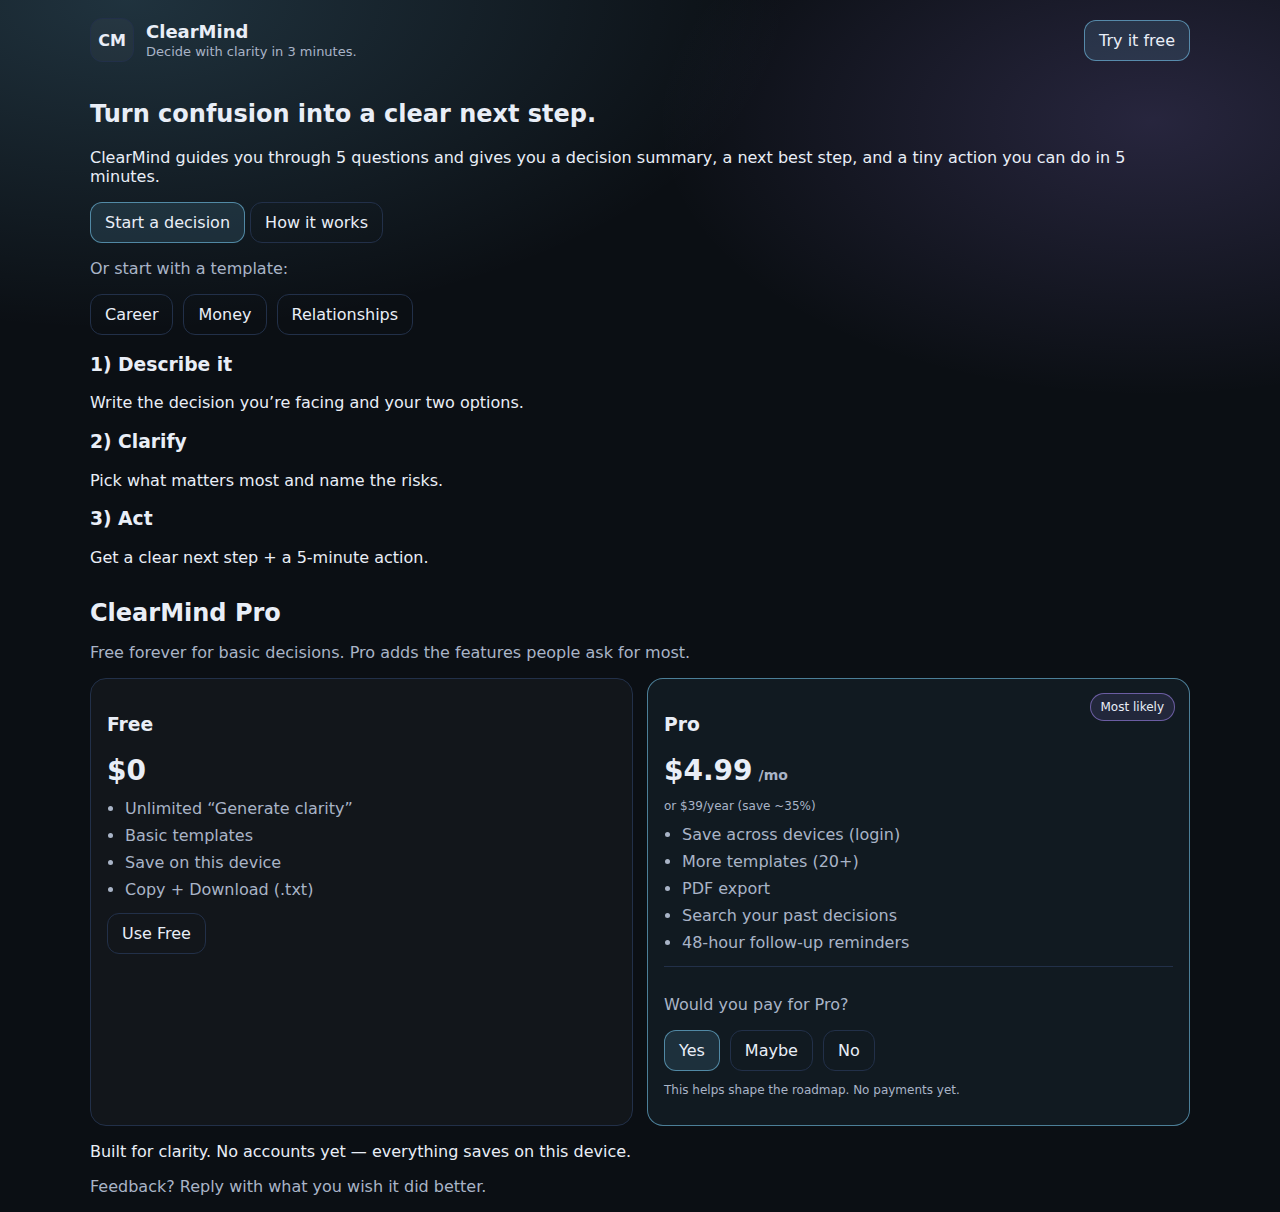
<file: index.html>
<!DOCTYPE html>
<html lang="en">
<head>
  <meta charset="UTF-8" />
  <meta name="viewport" content="width=device-width, initial-scale=1.0" />
  <title>ClearMind — Decide with clarity</title>
  <link rel="stylesheet" href="styles.css" />
</head>
<body>
  <header class="container header">
    <div class="brand">
      <div class="logo">CM</div>
      <div>
        <h1 class="brand-title">ClearMind</h1>
        <p class="brand-subtitle">Decide with clarity in 3 minutes.</p>
      </div>
    </div>

    <a class="btn primary" href="app.html">Try it free</a>
  </header>

  <main class="container">
    <section class="hero">
      <h2>Turn confusion into a clear next step.</h2>
      <p>
        ClearMind guides you through 5 questions and gives you a decision summary,
        a next best step, and a tiny action you can do in 5 minutes.
      </p>

      <div class="cta-row">
        <a class="btn primary" href="app.html">Start a decision</a>
        <a class="btn ghost" href="#how">How it works</a>
      </div>
      <div class="template-cta">
        <p class="muted">Or start with a template:</p>
        <div class="template-buttons">
          <a class="btn ghost" href="app.html#t=job">Career</a>
          <a class="btn ghost" href="app.html#t=money">Money</a>
          <a class="btn ghost" href="app.html#t=relationship">Relationships</a>
        </div>
      </div>
      <div class="mini-cards" id="how">
        <div class="card">
          <h3>1) Describe it</h3>
          <p>Write the decision you’re facing and your two options.</p>
        </div>
        <div class="card">
          <h3>2) Clarify</h3>
          <p>Pick what matters most and name the risks.</p>
        </div>
        <div class="card">
          <h3>3) Act</h3>
          <p>Get a clear next step + a 5-minute action.</p>
        </div>
      </div>
    </section>
    <section class="pricing" id="pricing">
      <h2>ClearMind Pro</h2>
      <p class="muted">Free forever for basic decisions. Pro adds the features people ask for most.</p>

      <div class="pricing-grid">
        <div class="price-card">
          <h3>Free</h3>
          <p class="price">$0</p>
          <ul>
            <li>Unlimited “Generate clarity”</li>
            <li>Basic templates</li>
            <li>Save on this device</li>
            <li>Copy + Download (.txt)</li>
          </ul>
          <a class="btn ghost" href="app.html">Use Free</a>
        </div>

        <div class="price-card featured">
          <div class="badge">Most likely</div>
          <h3>Pro</h3>
          <p class="price">$4.99<span class="per">/mo</span></p>
          <p class="muted tiny">or $39/year (save ~35%)</p>
          <ul>
            <li>Save across devices (login)</li>
            <li>More templates (20+)</li>
            <li>PDF export</li>
            <li>Search your past decisions</li>
            <li>48-hour follow-up reminders</li>
          </ul>

          <!-- Pricing test buttons (no payments yet) -->
          <div class="pricing-test">
            <p class="muted">Would you pay for Pro?</p>
            <div class="pricing-test-actions">
              <a class="btn primary" href="https://docs.google.com/forms/d/e/1FAIpQLSfL7O5TsuONnCC0YcJ2sknFUBMJpi7Wq4kaKYquM_YZJr6l0Q/viewform?pli=1" target="_blank" rel="noopener">Yes</a>
              <a class="btn ghost" href="https://docs.google.com/forms/d/e/1FAIpQLSfL7O5TsuONnCC0YcJ2sknFUBMJpi7Wq4kaKYquM_YZJr6l0Q/viewform?pli=1" target="_blank" rel="noopener">Maybe</a>
              <a class="btn ghost" href="https://docs.google.com/forms/d/e/1FAIpQLSfL7O5TsuONnCC0YcJ2sknFUBMJpi7Wq4kaKYquM_YZJr6l0Q/viewform?pli=1" target="_blank" rel="noopener">No</a>
            </div>
            <p class="muted tiny">This helps shape the roadmap. No payments yet.</p>
          </div>
        </div>
      </div>
    </section>
    <footer class="footer">
      <p>Built for clarity. No accounts yet — everything saves on this device.</p>
      <p class="muted">Feedback? Reply with what you wish it did better.</p>
    </footer>
  </main>
</body>
</html>
</file>
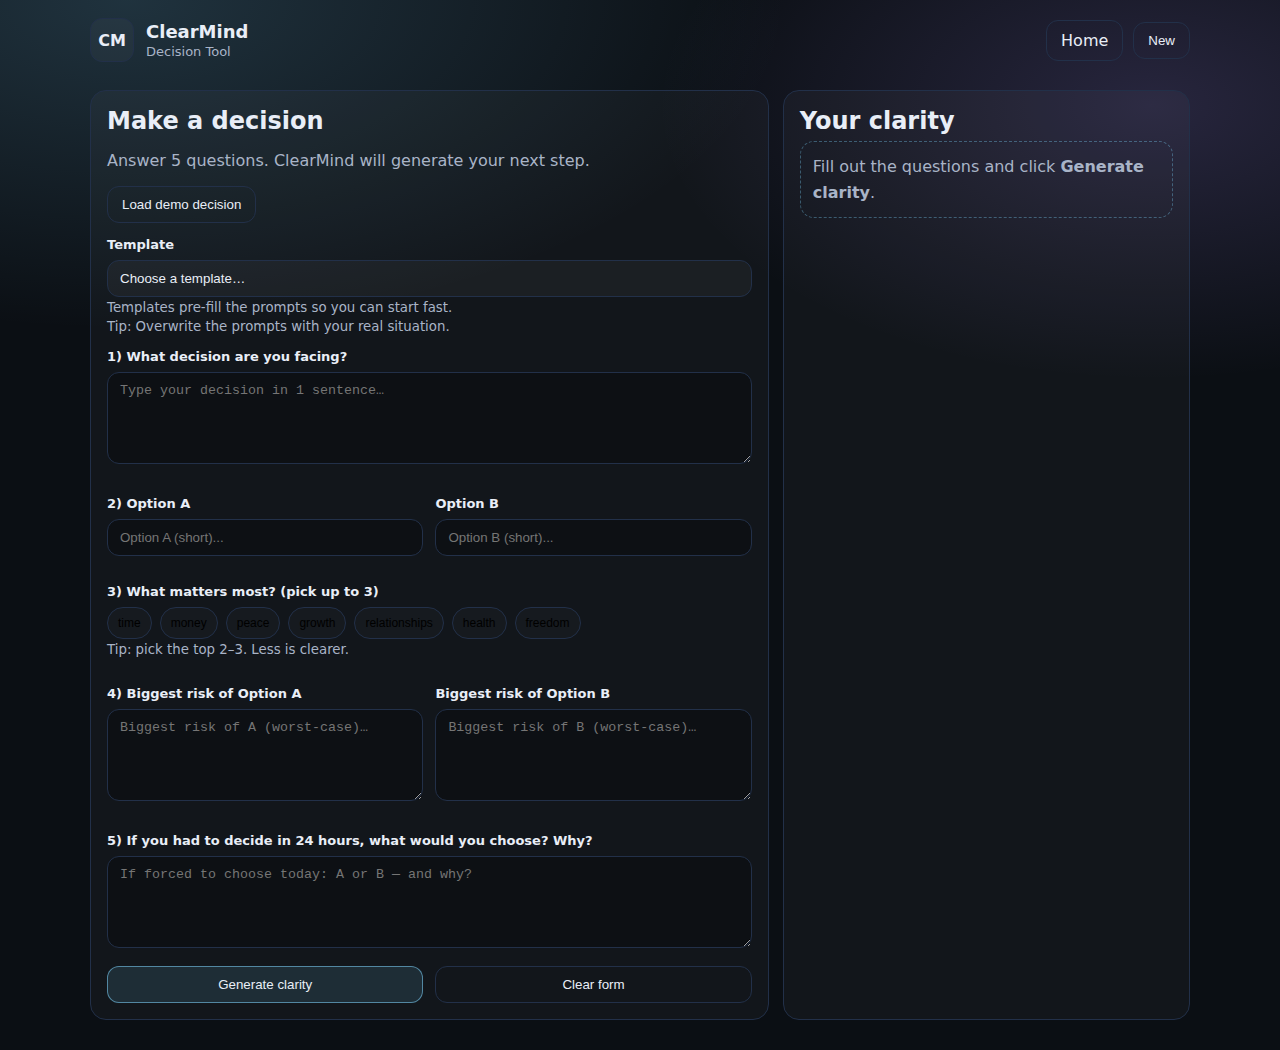
<file: app.html>
<!DOCTYPE html>
<html lang="en">
<head>
  <meta charset="UTF-8" />
  <meta name="viewport" content="width=device-width, initial-scale=1.0" />
  <title>ClearMind — Decision Tool</title>
  <link rel="stylesheet" href="styles.css" />
</head>
<body>
  <header class="container header">
    <div class="brand">
      <div class="logo">CM</div>
      <div>
        <h1 class="brand-title">ClearMind</h1>
        <p class="brand-subtitle">Decision Tool</p>
      </div>
    </div>

    <nav class="nav">
      <a class="btn ghost" href="index.html">Home</a>
      <button class="btn ghost" id="newDecisionBtn" type="button">New</button>
    </nav>
  </header>

  <main class="container grid">
    <!-- FORM -->
    <section class="panel">
      <h2 class="panel-title">Make a decision</h2>
      <p class="muted">Answer 5 questions. ClearMind will generate your next step.</p>
      <button class="btn ghost" id="demoBtn" type="button">Load demo decision</button>

      <form id="decisionForm" class="form">

        <!-- TEMPLATE PICKER -->
        <label>
          <span>Template</span>
          <select id="templateSelect">
            <option value="">Choose a template…</option>
            <option value="job">Job / Career Decision</option>
            <option value="money">Money Decision</option>
            <option value="relationship">Relationship Decision</option>
            <option value="habit">Habit / Self-Discipline Decision</option>
            <option value="move">Move / Life Change Decision</option>
          </select>
          <small class="muted">Templates pre-fill the prompts so you can start fast.</small><br />
          <small class="muted">Tip: Overwrite the prompts with your real situation.</small>
        </label>

        <label>
          <span>1) What decision are you facing?</span>
          <textarea id="qDecision" required placeholder="Type your decision in 1 sentence…"></textarea>
        </label>

        <div class="row">
          <label>
            <span>2) Option A</span>
            <input id="qA" required placeholder="Option A (short)..." />
          </label>
          <label>
            <span>Option B</span>
            <input id="qB" required placeholder="Option B (short)..." />
          </label>
        </div>

        <label>
          <span>3) What matters most? (pick up to 3)</span>
          <div class="chips" id="valuesChips"></div>
          <small class="muted">Tip: pick the top 2–3. Less is clearer.</small>
        </label>

        <div class="row">
          <label>
            <span>4) Biggest risk of Option A</span>
            <textarea id="qRiskA" required placeholder="Biggest risk of A (worst-case)…"></textarea>
          </label>
          <label>
            <span>Biggest risk of Option B</span>
            <textarea id="qRiskB" required placeholder="Biggest risk of B (worst-case)…"></textarea>
          </label>
        </div>

        <label>
          <span>5) If you had to decide in 24 hours, what would you choose? Why?</span>
          <textarea id="q24" required placeholder="If forced to choose today: A or B — and why?"></textarea>
        </label>

        <div class="row">
          <button class="btn primary" type="submit">Generate clarity</button>
          <button class="btn ghost" id="clearBtn" type="button">Clear form</button>
        </div>
      </form>
    </section>

    <!-- OUTPUT + HISTORY -->
    <aside class="panel">
      <h2 class="panel-title">Your clarity</h2>

      <div id="output" class="output muted">
        Fill out the questions and click <b>Generate clarity</b>.
      </div>

      <div id="shareBox" class="share hidden">
        <h3 class="share-title">Share your clarity</h3>
        <p class="muted" id="shareMsg">
          Want a second opinion or accountability? Send this to someone you trust.
          Ask them: “Which option fits my values best, and what’s the smallest next step?”
        </p>

        <div class="share-actions">
          <button class="btn primary" id="copySummaryBtn" type="button">Copy summary</button>
          <button class="btn ghost" id="copyWithQuestionBtn" type="button">Copy + question</button>
          <button class="btn ghost" id="downloadBtn" type="button">Download .txt</button>
        </div>

        <a class="btn ghost" href="https://docs.google.com/forms/d/e/1FAIpQLSfL7O5TsuONnCC0YcJ2sknFUBMJpi7Wq4kaKYquM_YZJr6l0Q/viewform" target="_blank" rel="noopener">Send feedback</a>

        <p class="muted tiny" id="shareStatus"></p>

      <div class="divider"></div>

      <div class="history-header">
        <h3>Saved decisions</h3>
        <button class="btn ghost small" id="wipeHistoryBtn" type="button">Wipe</button>
      </div>

      <ul id="historyList" class="history"></ul>
      <p class="muted tiny">Saves on this device (localStorage). Login will come later.</p>
    </aside>
  </main>

  <script src="app.js"></script>
</body>
</html>
</file>
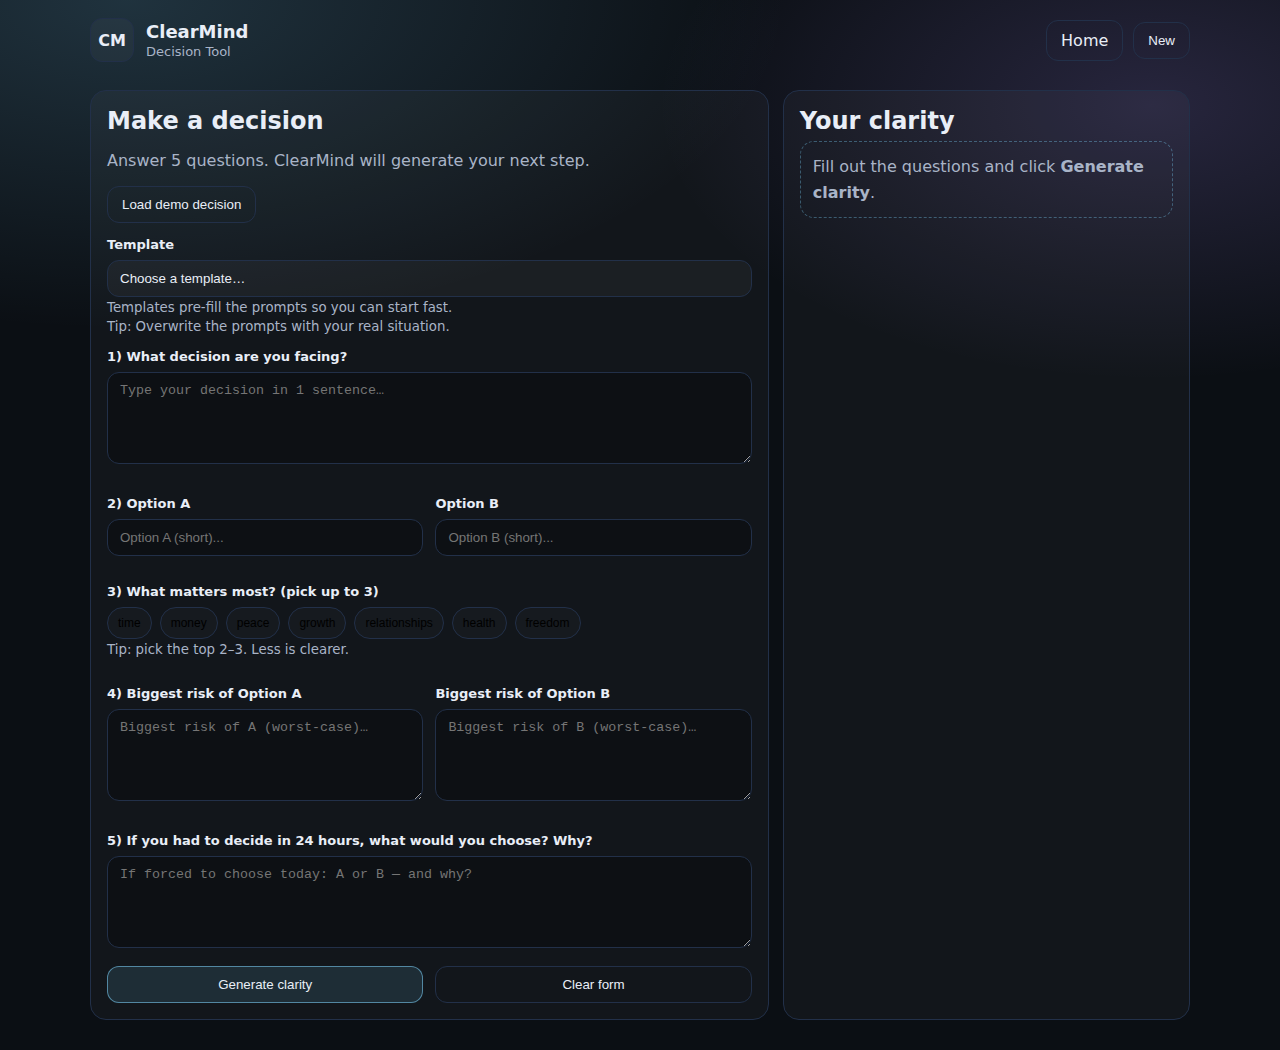
<file: app.html.html>
<!DOCTYPE html>
<html lang="en">
<head>
  <meta charset="UTF-8" />
  <meta name="viewport" content="width=device-width, initial-scale=1.0" />
  <title>ClearMind — Decision Tool</title>
  <link rel="stylesheet" href="styles.css" />
</head>
<body>
  <header class="container header">
    <div class="brand">
      <div class="logo">CM</div>
      <div>
        <h1 class="brand-title">ClearMind</h1>
        <p class="brand-subtitle">Decision Tool</p>
      </div>
    </div>

    <nav class="nav">
      <a class="btn ghost" href="index.html">Home</a>
      <button class="btn ghost" id="newDecisionBtn" type="button">New</button>
    </nav>
  </header>

  <main class="container grid">
    <!-- FORM -->
    <section class="panel">
      <h2 class="panel-title">Make a decision</h2>
      <p class="muted">Answer 5 questions. ClearMind will generate your next step.</p>
      <button class="btn ghost" id="demoBtn" type="button">Load demo decision</button>

      <form id="decisionForm" class="form">

        <!-- TEMPLATE PICKER -->
        <label>
          <span>Template</span>
          <select id="templateSelect">
            <option value="">Choose a template…</option>
            <option value="job">Job / Career Decision</option>
            <option value="money">Money Decision</option>
            <option value="relationship">Relationship Decision</option>
            <option value="habit">Habit / Self-Discipline Decision</option>
            <option value="move">Move / Life Change Decision</option>
          </select>
          <small class="muted">Templates pre-fill the prompts so you can start fast.</small><br />
          <small class="muted">Tip: Overwrite the prompts with your real situation.</small>
        </label>

        <label>
          <span>1) What decision are you facing?</span>
          <textarea id="qDecision" required placeholder="Type your decision in 1 sentence…"></textarea>
        </label>

        <div class="row">
          <label>
            <span>2) Option A</span>
            <input id="qA" required placeholder="Option A (short)..." />
          </label>
          <label>
            <span>Option B</span>
            <input id="qB" required placeholder="Option B (short)..." />
          </label>
        </div>

        <label>
          <span>3) What matters most? (pick up to 3)</span>
          <div class="chips" id="valuesChips"></div>
          <small class="muted">Tip: pick the top 2–3. Less is clearer.</small>
        </label>

        <div class="row">
          <label>
            <span>4) Biggest risk of Option A</span>
            <textarea id="qRiskA" required placeholder="Biggest risk of A (worst-case)…"></textarea>
          </label>
          <label>
            <span>Biggest risk of Option B</span>
            <textarea id="qRiskB" required placeholder="Biggest risk of B (worst-case)…"></textarea>
          </label>
        </div>

        <label>
          <span>5) If you had to decide in 24 hours, what would you choose? Why?</span>
          <textarea id="q24" required placeholder="If forced to choose today: A or B — and why?"></textarea>
        </label>

        <div class="row">
          <button class="btn primary" type="submit">Generate clarity</button>
          <button class="btn ghost" id="clearBtn" type="button">Clear form</button>
        </div>
      </form>
    </section>

    <!-- OUTPUT + HISTORY -->
    <aside class="panel">
      <h2 class="panel-title">Your clarity</h2>

      <div id="output" class="output muted">
        Fill out the questions and click <b>Generate clarity</b>.
      </div>

      <div id="shareBox" class="share hidden">
        <h3 class="share-title">Share your clarity</h3>
        <p class="muted" id="shareMsg">
          Want a second opinion or accountability? Send this to someone you trust.
          Ask them: “Which option fits my values best, and what’s the smallest next step?”
        </p>

        <div class="share-actions">
          <button class="btn primary" id="copySummaryBtn" type="button">Copy summary</button>
          <button class="btn ghost" id="copyWithQuestionBtn" type="button">Copy + question</button>
          <button class="btn ghost" id="downloadBtn" type="button">Download .txt</button>
        </div>

        <a class="btn ghost" href="https://docs.google.com/forms/d/e/1FAIpQLSfL7O5TsuONnCC0YcJ2sknFUBMJpi7Wq4kaKYquM_YZJr6l0Q/viewform" target="_blank" rel="noopener">Send feedback</a>

        <p class="muted tiny" id="shareStatus"></p>

      <div class="divider"></div>

      <div class="history-header">
        <h3>Saved decisions</h3>
        <button class="btn ghost small" id="wipeHistoryBtn" type="button">Wipe</button>
      </div>

      <ul id="historyList" class="history"></ul>
      <p class="muted tiny">Saves on this device (localStorage). Login will come later.</p>
    </aside>
  </main>

  <script src="app.js"></script>
</body>
</html>
</file>
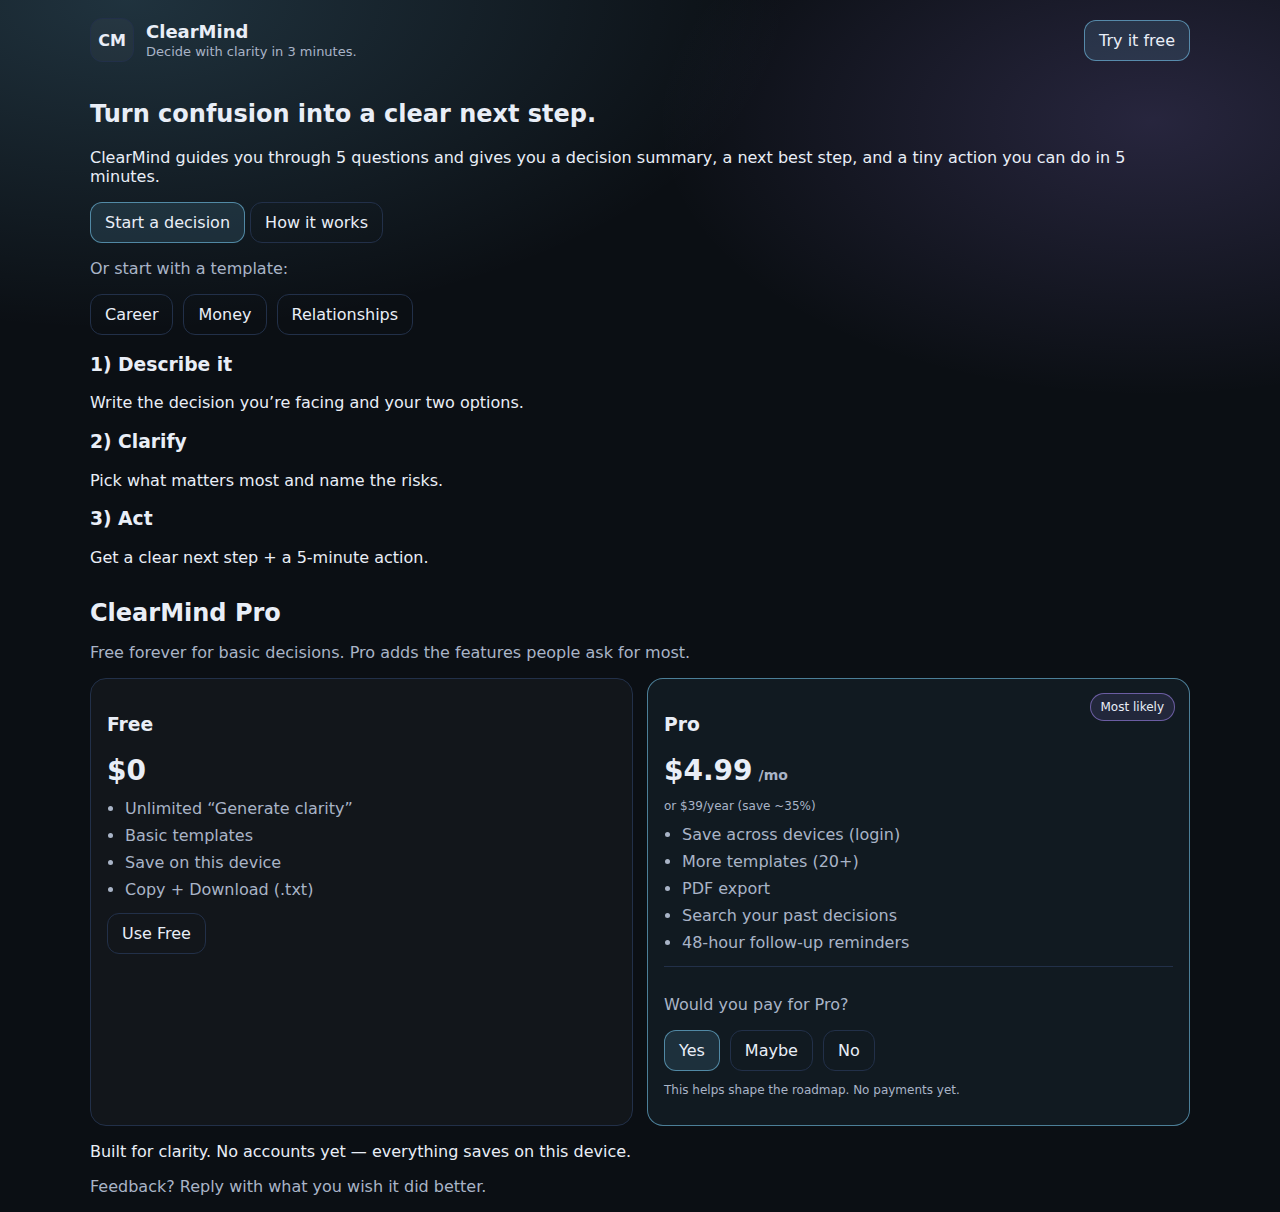
<file: index.html.html>
<!DOCTYPE html>
<html lang="en">
<head>
  <meta charset="UTF-8" />
  <meta name="viewport" content="width=device-width, initial-scale=1.0" />
  <title>ClearMind — Decide with clarity</title>
  <link rel="stylesheet" href="styles.css" />
</head>
<body>
  <header class="container header">
    <div class="brand">
      <div class="logo">CM</div>
      <div>
        <h1 class="brand-title">ClearMind</h1>
        <p class="brand-subtitle">Decide with clarity in 3 minutes.</p>
      </div>
    </div>

    <a class="btn primary" href="app.html">Try it free</a>
  </header>

  <main class="container">
    <section class="hero">
      <h2>Turn confusion into a clear next step.</h2>
      <p>
        ClearMind guides you through 5 questions and gives you a decision summary,
        a next best step, and a tiny action you can do in 5 minutes.
      </p>

      <div class="cta-row">
        <a class="btn primary" href="app.html">Start a decision</a>
        <a class="btn ghost" href="#how">How it works</a>
      </div>
      <div class="template-cta">
        <p class="muted">Or start with a template:</p>
        <div class="template-buttons">
          <a class="btn ghost" href="app.html#t=job">Career</a>
          <a class="btn ghost" href="app.html#t=money">Money</a>
          <a class="btn ghost" href="app.html#t=relationship">Relationships</a>
        </div>
      </div>
      <div class="mini-cards" id="how">
        <div class="card">
          <h3>1) Describe it</h3>
          <p>Write the decision you’re facing and your two options.</p>
        </div>
        <div class="card">
          <h3>2) Clarify</h3>
          <p>Pick what matters most and name the risks.</p>
        </div>
        <div class="card">
          <h3>3) Act</h3>
          <p>Get a clear next step + a 5-minute action.</p>
        </div>
      </div>
    </section>
    <section class="pricing" id="pricing">
      <h2>ClearMind Pro</h2>
      <p class="muted">Free forever for basic decisions. Pro adds the features people ask for most.</p>

      <div class="pricing-grid">
        <div class="price-card">
          <h3>Free</h3>
          <p class="price">$0</p>
          <ul>
            <li>Unlimited “Generate clarity”</li>
            <li>Basic templates</li>
            <li>Save on this device</li>
            <li>Copy + Download (.txt)</li>
          </ul>
          <a class="btn ghost" href="app.html">Use Free</a>
        </div>

        <div class="price-card featured">
          <div class="badge">Most likely</div>
          <h3>Pro</h3>
          <p class="price">$4.99<span class="per">/mo</span></p>
          <p class="muted tiny">or $39/year (save ~35%)</p>
          <ul>
            <li>Save across devices (login)</li>
            <li>More templates (20+)</li>
            <li>PDF export</li>
            <li>Search your past decisions</li>
            <li>48-hour follow-up reminders</li>
          </ul>

          <!-- Pricing test buttons (no payments yet) -->
          <div class="pricing-test">
            <p class="muted">Would you pay for Pro?</p>
            <div class="pricing-test-actions">
              <a class="btn primary" href="https://docs.google.com/forms/d/e/1FAIpQLSfL7O5TsuONnCC0YcJ2sknFUBMJpi7Wq4kaKYquM_YZJr6l0Q/viewform?pli=1" target="_blank" rel="noopener">Yes</a>
              <a class="btn ghost" href="https://docs.google.com/forms/d/e/1FAIpQLSfL7O5TsuONnCC0YcJ2sknFUBMJpi7Wq4kaKYquM_YZJr6l0Q/viewform?pli=1" target="_blank" rel="noopener">Maybe</a>
              <a class="btn ghost" href="https://docs.google.com/forms/d/e/1FAIpQLSfL7O5TsuONnCC0YcJ2sknFUBMJpi7Wq4kaKYquM_YZJr6l0Q/viewform?pli=1" target="_blank" rel="noopener">No</a>
            </div>
            <p class="muted tiny">This helps shape the roadmap. No payments yet.</p>
          </div>
        </div>
      </div>
    </section>
    <footer class="footer">
      <p>Built for clarity. No accounts yet — everything saves on this device.</p>
      <p class="muted">Feedback? Reply with what you wish it did better.</p>
    </footer>
  </main>
</body>
</html>
</file>
<file: styles.css>
:root{
  --bg:#0b0f14;
  --panel:#111824;
  --text:#e9eef7;
  --muted:#a9b4c7;
  --border:#223049;
  --accent:#7dd3fc;
  --accent2:#a78bfa;
}

*{ box-sizing:border-box; }
body{
  margin:0;
  font-family: ui-sans-serif, system-ui, -apple-system, Segoe UI, Roboto, Arial, sans-serif;
  background: radial-gradient(1200px 600px at 10% 0%, rgba(125,211,252,.18), transparent 55%),
              radial-gradient(900px 500px at 90% 10%, rgba(167,139,250,.18), transparent 55%),
              var(--bg);
  color:var(--text);
}

.container{ width:min(1100px, 92%); margin:0 auto; }

.header{
  padding:18px 0;
  display:flex;
  align-items:center;
  justify-content:space-between;
  gap:12px;
}

.brand{ display:flex; gap:12px; align-items:center; }
.logo{
  width:44px;height:44px;
  border:1px solid var(--border);
  border-radius:12px;
  display:grid;place-items:center;
  font-weight:800;
  background: rgba(255,255,255,0.03);
}

.brand-title{ margin:0; font-size:18px; }
.brand-subtitle{ margin:2px 0 0; color:var(--muted); font-size:13px; }

.nav{ display:flex; gap:10px; align-items:center; }

.btn{
  border:1px solid var(--border);
  background: rgba(255,255,255,0.03);
  color:var(--text);
  padding:10px 14px;
  border-radius:12px;
  text-decoration:none;
  cursor:pointer;
  display:inline-flex;
  align-items:center;
  justify-content:center;
  gap:8px;
  transition: transform 0.05s ease, border-color 0.15s ease;
}
.btn:hover{ border-color: rgba(125,211,252,.55); }
.btn:active{ transform: scale(0.98); }

.btn.primary{
  border-color: rgba(125,211,252,.55);
  background: rgba(125,211,252,.12);
}
.btn.ghost{ background: transparent; }
.btn.small{ padding:7px 10px; border-radius:10px; font-size:12px; }

.grid{
  display:grid;
  grid-template-columns: 1.25fr 0.75fr;
  gap:14px;
  padding:10px 0 30px;
}
.panel{
  background: rgba(255,255,255,0.03);
  border:1px solid var(--border);
  border-radius:16px;
  padding:16px;
}
.panel-title{ margin:0 0 6px; }
.muted{ color:var(--muted); }
.tiny{ font-size:12px; }

.form label{ display:block; margin:14px 0; }
.form span{ display:block; margin-bottom:8px; font-weight:600; font-size:13px; color: var(--text); }

textarea, input, select{
  width:100%;
  border:1px solid var(--border);
  background: rgba(0,0,0,0.25);
  color: var(--text);
  padding:10px 12px;
  border-radius:12px;
  outline:none;
}

select{
  appearance:none;
  cursor:pointer;
  background: rgba(255,255,255,0.04);
}

textarea{ min-height:92px; resize:vertical; }
textarea:focus, input:focus, select:focus{ border-color: rgba(125,211,252,.7); }

.row{
  display:grid;
  grid-template-columns: 1fr 1fr;
  gap:12px;
}

.chips{ display:flex; flex-wrap:wrap; gap:8px; }
.chip{
  border:1px solid var(--border);
  background: rgba(255,255,255,0.02);
  padding:8px 10px;
  border-radius:999px;
  font-size:12px;
  cursor:pointer;
  user-select:none;
}
.chip.selected{
  border-color: rgba(167,139,250,.75);
  background: rgba(167,139,250,.16);
}

.output{
  border:1px dashed rgba(125,211,252,.35);
  border-radius:14px;
  padding:12px;
  line-height:1.6;
}

.divider{
  height:1px;
  background: var(--border);
  margin:16px 0;
}

.history-header{
  display:flex;
  align-items:center;
  justify-content:space-between;
  gap:10px;
}
.history{
  list-style:none;
  padding:0;
  margin:10px 0 0;
  display:flex;
  flex-direction:column;
  gap:10px;
}
.history li{
  border:1px solid var(--border);
  background: rgba(0,0,0,0.18);
  border-radius:14px;
  padding:10px;
}
.history .h-title{
  font-weight:700;
  margin:0 0 4px;
  font-size:13px;
}
.history .h-meta{
  margin:0;
  color:var(--muted);
  font-size:12px;
}
.history .h-actions{
  margin-top:8px;
  display:flex;
  gap:8px;
  flex-wrap:wrap;
}

@media (max-width: 900px){
  .grid{ grid-template-columns: 1fr; }
  .row{ grid-template-columns: 1fr; }
}

/* Mobile polish */
@media (max-width: 500px){
  .header{
    flex-direction: column;
    align-items: flex-start;
    gap: 10px;
  }

  .nav{
    width: 100%;
    justify-content: flex-start;
    flex-wrap: wrap;
  }

  .panel{
    padding: 14px;
  }

  .form label{
    margin: 12px 0;
  }

  textarea{
    min-height: 80px;
  }

  /* Full-width only for form buttons (not header nav buttons) */
  #decisionForm .btn{
    width: 100%;
  }

  .row{
    grid-template-columns: 1fr;
  }
}

.hidden{ display:none; }

.share{
  margin-top:12px;
  padding-top:12px;
}

.share-title{
  margin:10px 0 6px;
  font-size:14px;
}

.share-actions{
  display:flex;
  gap:10px;
  flex-wrap:wrap;
  margin-top:10px;
}

.template-cta{
  margin-top: 14px;
}

.template-buttons{
  display:flex;
  gap:10px;
  flex-wrap:wrap;
  margin-top:10px;
}

@media (max-width: 500px){
  .template-buttons .btn{
    flex: 1 1 100%;
  }
}
.pricing{
  margin: 32px 0 10px;
}

.pricing h2{
  margin: 0 0 8px;
}

.pricing-grid{
  margin-top: 14px;
  display: grid;
  grid-template-columns: 1fr 1fr;
  gap: 14px;
}

.price-card{
  background: rgba(255,255,255,0.03);
  border: 1px solid var(--border);
  border-radius: 16px;
  padding: 16px;
}

.price-card ul{
  margin: 12px 0 14px;
  padding-left: 18px;
  color: var(--muted);
}

.price-card li{
  margin: 8px 0;
}

.price{
  font-size: 28px;
  font-weight: 800;
  margin: 8px 0 0;
}

.per{
  font-size: 14px;
  font-weight: 600;
  color: var(--muted);
  margin-left: 6px;
}

.featured{
  border-color: rgba(125,211,252,.55);
  background: rgba(125,211,252,.06);
  position: relative;
}

.badge{
  position: absolute;
  top: 14px;
  right: 14px;
  font-size: 12px;
  padding: 6px 10px;
  border-radius: 999px;
  border: 1px solid rgba(167,139,250,.55);
  background: rgba(167,139,250,.12);
  color: var(--text);
}

.pricing-test{
  margin-top: 12px;
  padding-top: 12px;
  border-top: 1px solid var(--border);
}

.pricing-test-actions{
  display: flex;
  gap: 10px;
  flex-wrap: wrap;
  margin-top: 10px;
}

@media (max-width: 900px){
  .pricing-grid{
    grid-template-columns: 1fr;
  }
}
</file>
